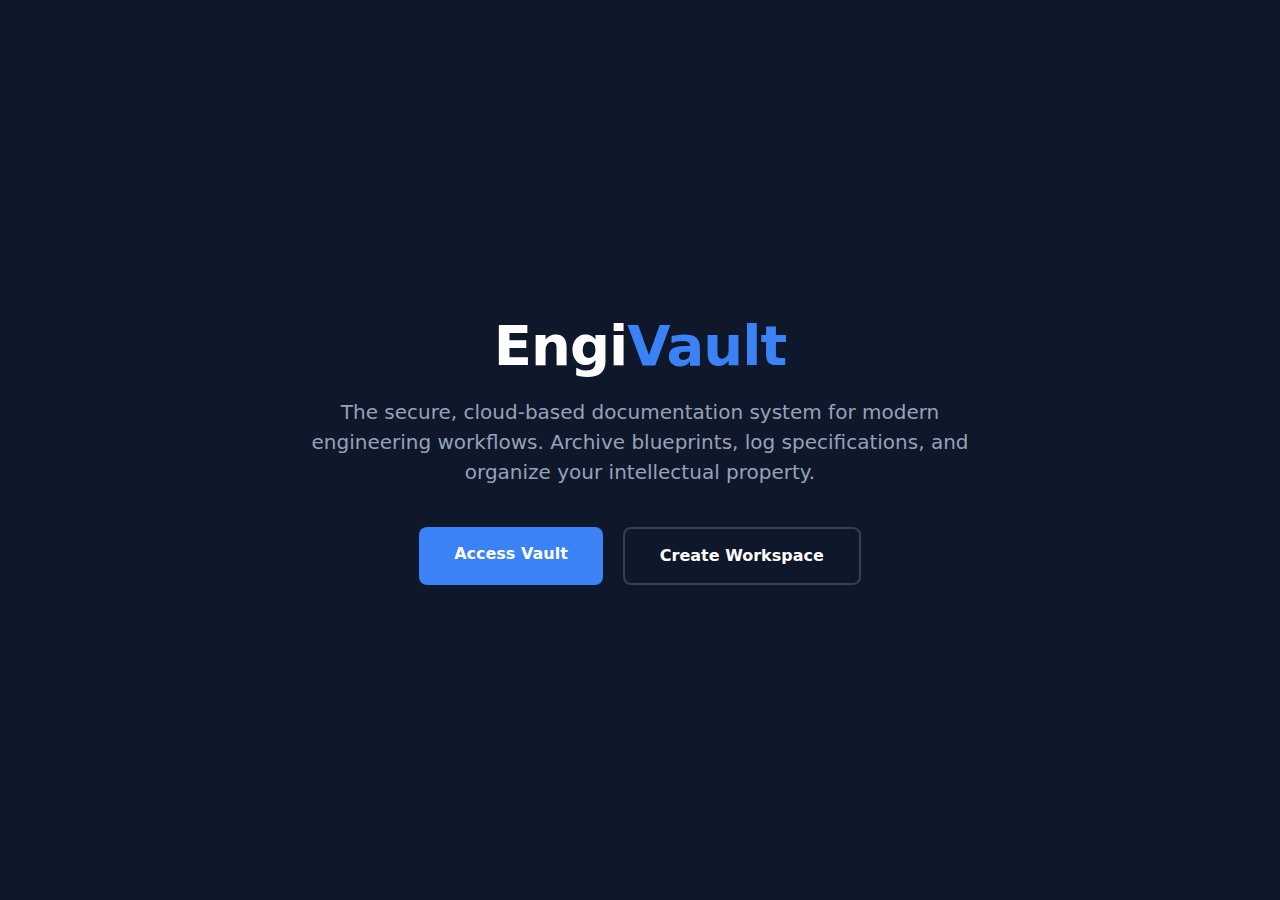
<file: frontend/index.html>
<!DOCTYPE html>
<html lang="en">

<head>
  <meta charset="UTF-8">
  <meta name="viewport" content="width=device-width, initial-scale=1.0">
  <title>EngiVault | Engineering Asset Management</title>
  <link rel="stylesheet" href="./css/style.css">
  <style>
    /* Landing Page Specific Overrides */
    body.landing {
      background: #0f172a;
      display: flex;
      align-items: center;
      justify-content: center;
      min-height: 100vh;
      text-align: center;
      color: white;
      padding: 20px;
    }

    .hero-content {
      max-width: 700px;
    }

    h1 {
      font-size: 3.5rem;
      line-height: 1.1;
      margin-bottom: 20px;
      font-weight: 800;
      letter-spacing: -1px;
    }

    h1 span {
      color: #3b82f6;
    }

    p.sub {
      font-size: 1.25rem;
      color: #94a3b8;
      margin-bottom: 40px;
    }

    .btn-group {
      display: flex;
      gap: 20px;
      justify-content: center;
    }

    .btn-landing {
      padding: 15px 35px;
      border-radius: 8px;
      font-weight: 700;
      text-decoration: none;
      transition: 0.3s;
    }

    .btn-fill {
      background: #3b82f6;
      color: white;
    }

    .btn-fill:hover {
      background: #2563eb;
      transform: translateY(-2px);
      box-shadow: 0 10px 20px rgba(37, 99, 235, 0.3);
    }

    .btn-outline {
      border: 2px solid #334155;
      color: white;
    }

    .btn-outline:hover {
      border-color: white;
    }
  </style>
</head>

<body class="landing">
  <div class="hero-content">
    <h1>Engi<span>Vault</span></h1>
    <p class="sub">The secure, cloud-based documentation system for modern engineering workflows. Archive blueprints,
      log specifications, and organize your intellectual property.</p>

    <div class="btn-group">
      <a href="login.html" class="btn-landing btn-fill">Access Vault</a>
      <a href="register.html" class="btn-landing btn-outline">Create Workspace</a>
    </div>
  </div>
</body>

</html>
</file>
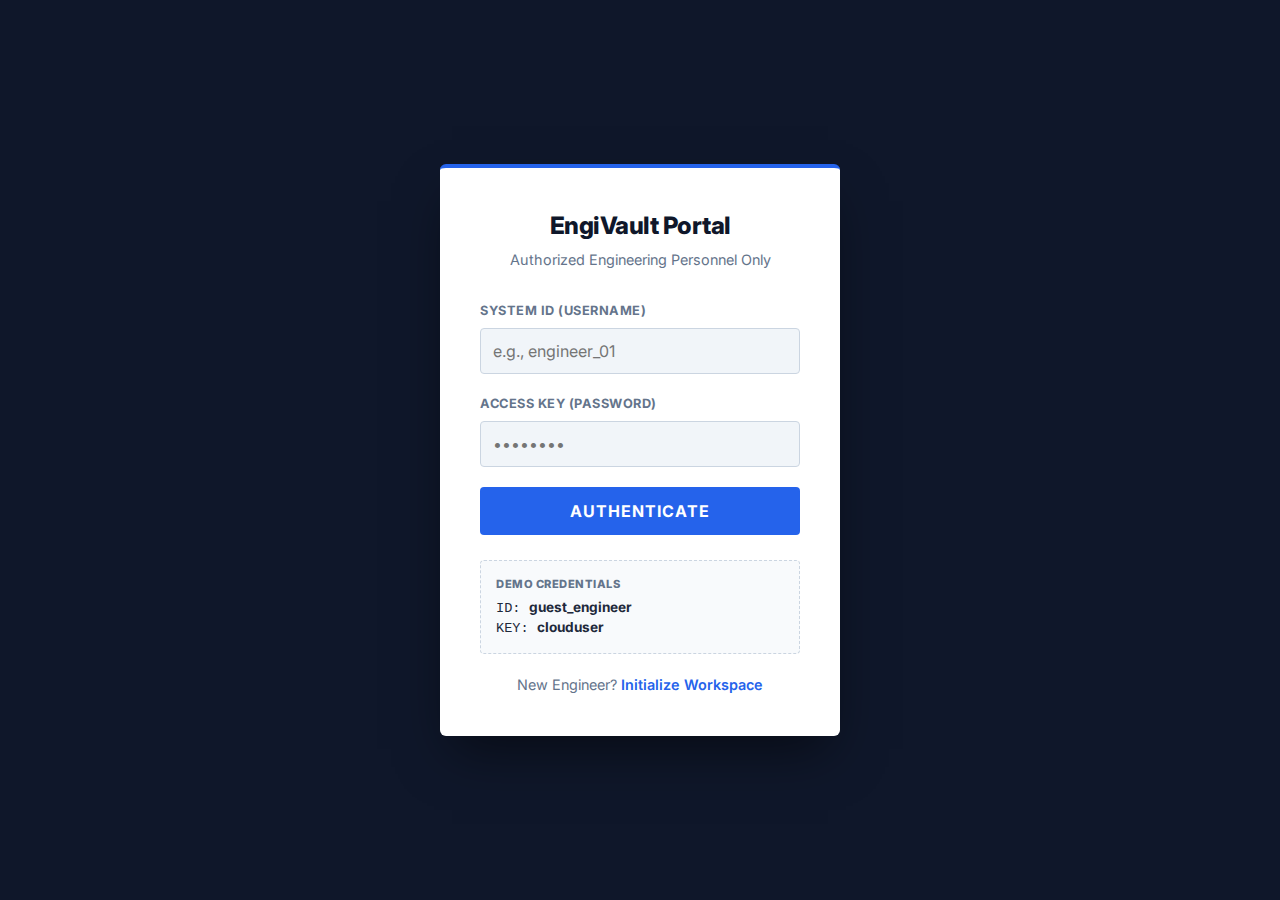
<file: frontend/dashboard.html>
<!DOCTYPE html>
<html lang="en">

<head>
  <meta charset="UTF-8">
  <meta name="viewport" content="width=device-width, initial-scale=1.0">
  <title>EngiVault | Systems</title>
  <link rel="stylesheet" href="./css/style.css">
  <link href="https://fonts.googleapis.com/css2?family=Inter:wght@400;600;800&display=swap" rel="stylesheet">
</head>

<body>

  <nav id="topbar">
    <div class="brand">Engi<span>Vault</span></div>
    <div class="search-bar">
      <input type="text" id="search-input" placeholder="Search System ID or Keyword...">
    </div>
    <button id="logout-btn" class="btn-nav">LOGOUT</button>
  </nav>

  <div class="workspace">

    <div class="metrics-panel">
      <div class="metric-card">
        <div class="metric-label">Active Systems</div>
        <div class="metric-val" id="unit-count">0</div>
      </div>
      <div class="metric-card">
        <div class="metric-label">Server Status</div>
        <div class="metric-val" style="color:#10b981;">ONLINE</div>
      </div>
      <div class="metric-card" style="opacity: 0.7; position: relative; overflow: hidden;">
        <div class="metric-label">Capacity <span class="badge-soon">V2.0</span></div>
        <div style="margin-top: 10px; height: 10px; background: #e2e8f0; border-radius: 5px;">
          <div style="width: 45%; height: 100%; background: #94a3b8; border-radius: 5px;"></div>
        </div>
        <div style="font-size: 0.8rem; margin-top: 5px; color: #94a3b8;">Analytics Module Locked</div>
      </div>
    </div>

    <div
      style="display:flex; gap:10px; margin-bottom:30px; background:white; padding:15px; border-radius:6px; border:1px solid #cbd5e1;">
      <input type="text" id="new-unit-name" placeholder="Initialize New System (e.g., 'SYS-101: Fluid Mechanics')"
        style="flex:1; padding:10px; border:1px solid #e2e8f0; border-radius:4px; font-family:var(--code-font);">
      <button id="add-unit-btn"
        style="background:var(--primary); color:white; border:none; padding:0 25px; border-radius:4px; font-weight:bold; cursor:pointer;">INITIALIZE</button>
    </div>

    <div id="units-list">
      <p style="text-align:center; color:#64748b;">Retrieving engineering data...</p>
    </div>
  </div>

  <div id="toast"></div>

  <script type="module" src="js/dashboard.js"></script>
</body>

</html>
</file>
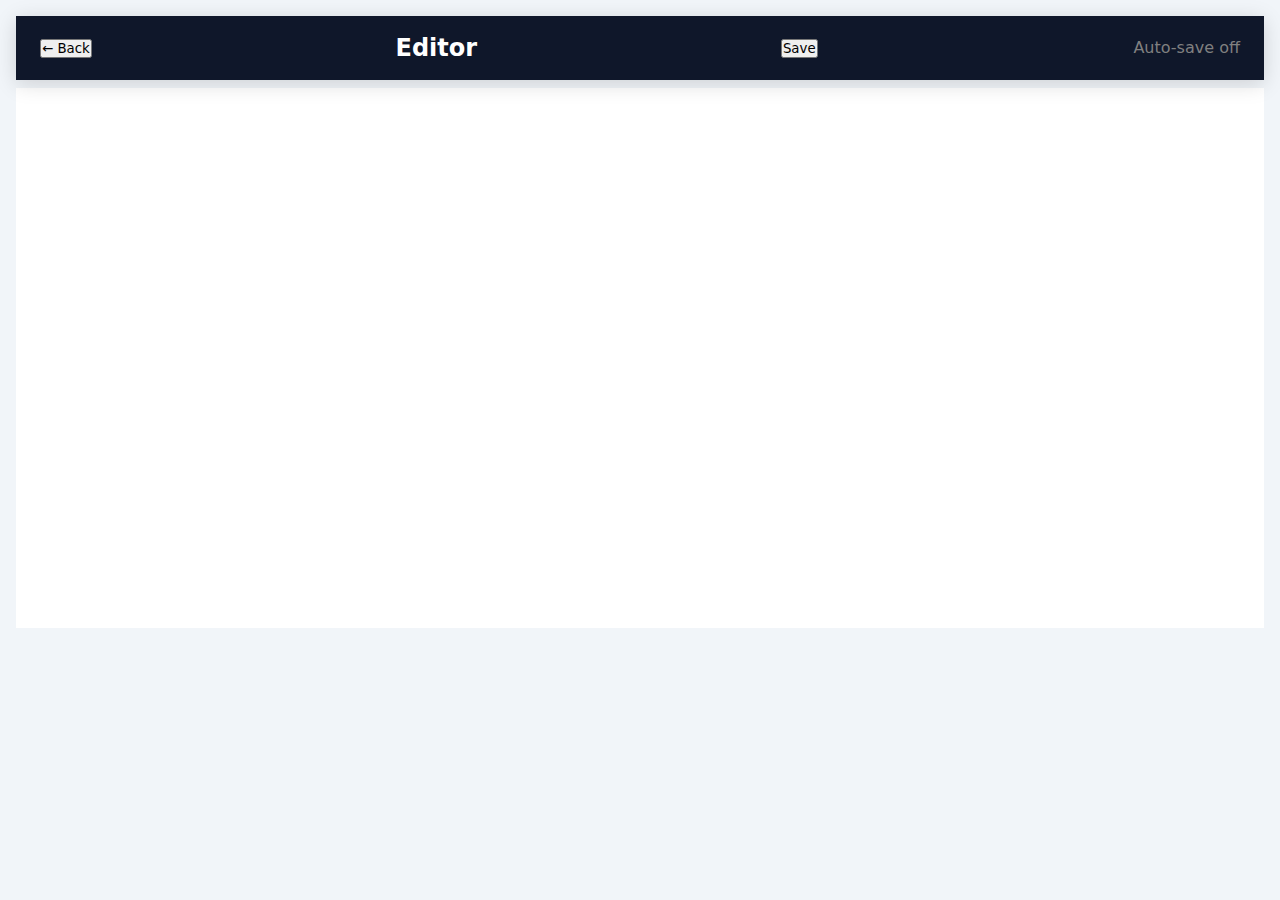
<file: frontend/editor.html>
<!doctype html>
<html>

<head>
  <meta charset="utf-8" />
  <meta name="viewport" content="width=device-width, initial-scale=1.0">
  <title>Editor</title>
  <link rel="stylesheet" href="./css/style.css">

  <link href="https://cdn.quilljs.com/1.3.6/quill.snow.css" rel="stylesheet">
  <style>
    body {
      font-family: system-ui, Arial;
      padding: 16px;
    }

    #topbar {
      display: flex;
      align-items: center;
      gap: 12px;
      margin-bottom: 8px;
      flex-wrap: wrap;
    }

    #toolbar {
      margin-bottom: 8px;
    }

    #editor {
      height: 60vh;
      background: #fff;
    }

    #toast {
      position: fixed;
      bottom: 20px;
      right: 20px;
      background: #333;
      color: white;
      padding: 10px 16px;
      border-radius: 6px;
      display: none;
      font-size: 14px;
      z-index: 9999;
      box-shadow: 0 2px 8px rgba(0, 0, 0, 0.3);
    }
  </style>
</head>

<body>
  <div id="topbar">
    <button id="back-btn">← Back</button>
    <h2 id="sub-title">Editor</h2>
    <button id="save-btn">Save</button>
    <span id="save-status" style="margin-left:12px;color:gray">Auto-save off</span>
  </div>

  <div id="toolbar"></div>
  <div id="editor"></div>
  <div id="toast">Saved ✓</div>

  <script src="https://cdn.quilljs.com/1.3.6/quill.min.js"></script>
  <script type="module" src="./js/editor.js"></script>
</body>

</html>
</file>
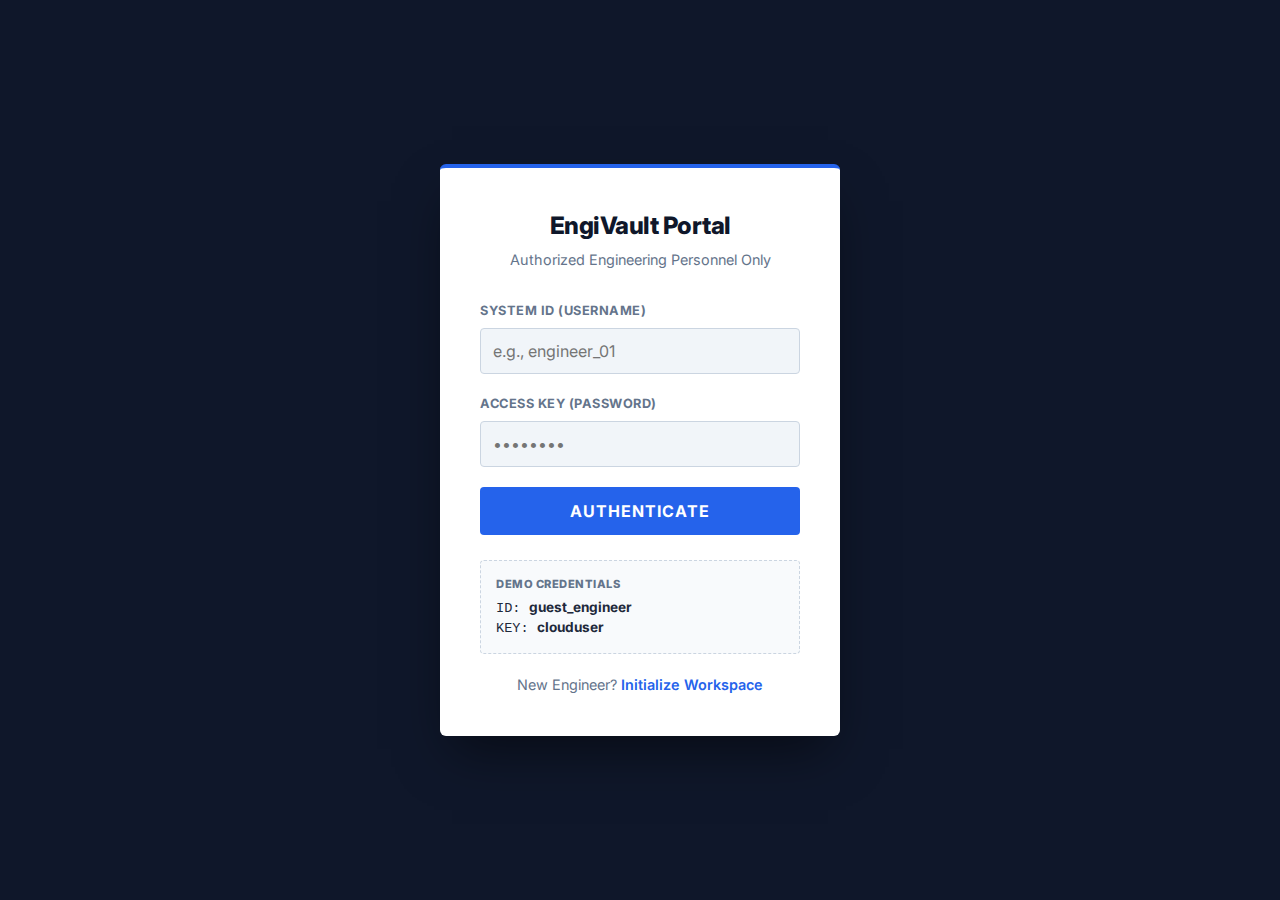
<file: frontend/login.html>
<!DOCTYPE html>
<html lang="en">

<head>
  <meta charset="UTF-8">
  <meta name="viewport" content="width=device-width, initial-scale=1.0">
  <title>EngiVault | Secure Login</title>
  <link rel="stylesheet" href="./css/style.css">
  <link href="https://fonts.googleapis.com/css2?family=Inter:wght@400;600;800&display=swap" rel="stylesheet">
</head>

<body class="auth-mode">

  <div class="auth-card">
    <div class="auth-header">
      <div class="auth-title">EngiVault Portal</div>
      <div class="auth-subtitle">Authorized Engineering Personnel Only</div>
    </div>

    <div id="status-terminal" class="hidden"
      style="margin-bottom: 20px; padding: 12px; border-radius: 4px; font-size: 0.85rem; text-align: left; border-left: 4px solid #3b82f6; background: #f0f7ff; color: #1e40af;">
      <div
        style="font-weight: 800; text-transform: uppercase; font-size: 0.65rem; margin-bottom: 4px; letter-spacing: 1px;">
        System Status</div>
      <div id="status-text" style="font-family: 'Courier New', monospace;">Initializing secure handshake...</div>
    </div>

    <form id="login-form">
      <div class="form-group">
        <label>System ID (Username)</label>
        <input type="text" id="username" placeholder="e.g., engineer_01" required>
      </div>

      <div class="form-group">
        <label>Access Key (Password)</label>
        <input type="password" id="password" placeholder="••••••••" required>
      </div>

      <button type="submit" id="login-btn" class="btn-auth">Authenticate</button>
    </form>

    <div
      style="margin-top: 25px; padding: 15px; background: #f8fafc; border: 1px dashed #cbd5e1; border-radius: 4px; text-align: left;">
      <div
        style="font-size: 0.7rem; font-weight: 800; color: #64748b; text-transform: uppercase; margin-bottom: 5px; letter-spacing: 0.5px;">
        Demo Credentials
      </div>
      <div style="font-size: 0.85rem; font-family: 'Courier New', monospace; color: #1e293b; line-height: 1.4;">
        ID: <strong>guest_engineer</strong><br>
        KEY: <strong>clouduser</strong>
      </div>
    </div>

    <div class="auth-footer">
      New Engineer? <a href="register.html">Initialize Workspace</a>
    </div>
  </div>

  <script type="module" src="js/login.js"></script>
</body>

</html>
</file>
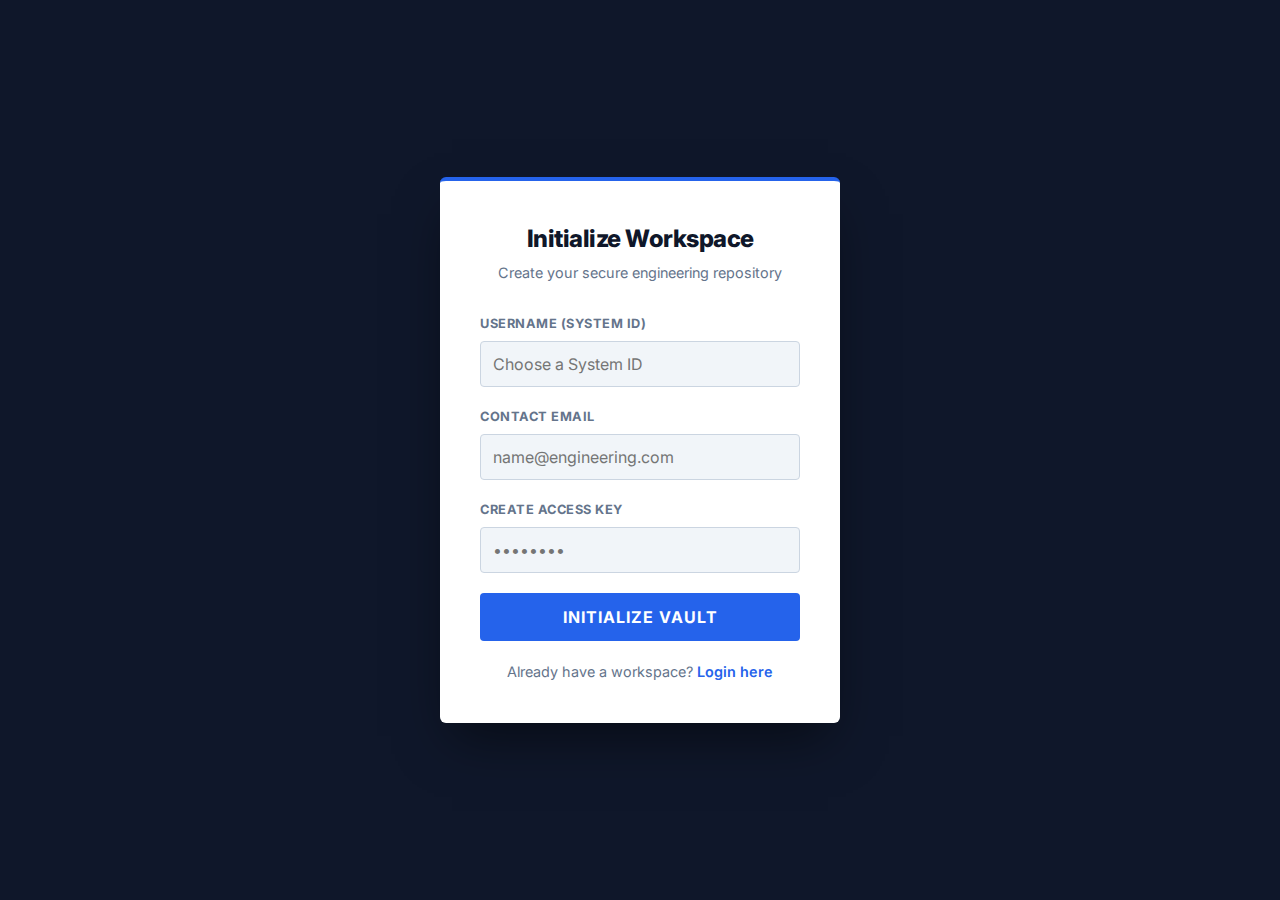
<file: frontend/register.html>
<!DOCTYPE html>
<html lang="en">

<head>
  <meta charset="UTF-8">
  <meta name="viewport" content="width=device-width, initial-scale=1.0">
  <title>EngiVault | Initialize</title>
  <link rel="stylesheet" href="./css/style.css">
  <link href="https://fonts.googleapis.com/css2?family=Inter:wght@400;600;800&display=swap" rel="stylesheet">
</head>

<body class="auth-mode">

  <div class="auth-card">
    <div class="auth-header">
      <div class="auth-title">Initialize Workspace</div>
      <div class="auth-subtitle">Create your secure engineering repository</div>
    </div>

    <div id="status-terminal" class="hidden"
      style="margin-bottom: 20px; padding: 12px; border-radius: 4px; font-size: 0.85rem; text-align: left; border-left: 4px solid #3b82f6; background: #f0f7ff; color: #1e40af;">
      <div
        style="font-weight: 800; text-transform: uppercase; font-size: 0.65rem; margin-bottom: 4px; letter-spacing: 1px;">
        System Status</div>
      <div id="status-text" style="font-family: 'Courier New', monospace;">Preparing workspace environment...</div>
    </div>

    <form id="register-form">
      <div class="form-group">
        <label>Username (System ID)</label>
        <input type="text" id="username" placeholder="Choose a System ID" required>
      </div>

      <div class="form-group">
        <label>Contact Email</label>
        <input type="email" id="email" placeholder="name@engineering.com" required>
      </div>

      <div class="form-group">
        <label>Create Access Key</label>
        <input type="password" id="password" placeholder="••••••••" required>
      </div>

      <button type="submit" id="reg-btn" class="btn-auth">Initialize Vault</button>
    </form>

    <div class="auth-footer">
      Already have a workspace? <a href="login.html">Login here</a>
    </div>
  </div>

  <script type="module" src="js/auth.js"></script>
</body>

</html>
</file>
<file: frontend/css/style.css>
/* ========================================= */
/* 1. ENGINEERING THEME VARIABLES            */
/* ========================================= */
:root {
  --bg-app: #f1f5f9;
  /* Light Concrete */
  --bg-panel: #ffffff;
  --primary: #0f172a;
  /* Engineering Black/Slate */
  --accent: #2563eb;
  /* Blueprint Blue */
  --border: #cbd5e1;
  --text-main: #334155;
  --text-light: #64748b;
  --code-font: 'Courier New', Courier, monospace;
  /* For IDs */
  --shadow-card: 0 4px 6px -1px rgba(0, 0, 0, 0.1), 0 2px 4px -1px rgba(0, 0, 0, 0.06);
}

* {
  box-sizing: border-box;
  margin: 0;
  padding: 0;
  font-family: 'Inter', system-ui, sans-serif;
}

body {
  background-color: var(--bg-app);
  color: var(--text-main);
  line-height: 1.5;
}

/* ========================================= */
/* 2. NAVIGATION (The Command Bar)           */
/* ========================================= */
#topbar {
  background: var(--primary);
  color: white;
  height: 64px;
  display: flex;
  align-items: center;
  justify-content: space-between;
  padding: 0 24px;
  position: sticky;
  top: 0;
  z-index: 100;
  box-shadow: 0 4px 20px rgba(0, 0, 0, 0.15);
}

.brand {
  font-size: 1.25rem;
  font-weight: 700;
  letter-spacing: 1px;
  text-transform: uppercase;
  display: flex;
  align-items: center;
  gap: 10px;
}

.brand span {
  color: #60a5fa;
}

/* Lighter blue accent */

.search-bar input {
  background: rgba(255, 255, 255, 0.1);
  border: 1px solid rgba(255, 255, 255, 0.2);
  color: white;
  padding: 8px 16px;
  border-radius: 4px;
  width: 300px;
  font-family: var(--code-font);
  font-size: 0.9rem;
  transition: 0.2s;
}

.search-bar input:focus {
  background: rgba(255, 255, 255, 0.2);
  outline: none;
  width: 350px;
}

.btn-nav {
  background: transparent;
  border: 1px solid rgba(255, 255, 255, 0.3);
  color: white;
  padding: 6px 12px;
  border-radius: 4px;
  cursor: pointer;
  font-size: 0.8rem;
  font-weight: 600;
}

.btn-nav:hover {
  background: rgba(255, 255, 255, 0.1);
}

/* ========================================= */
/* 3. DASHBOARD (The Project Grid)           */
/* ========================================= */
.workspace {
  max-width: 1200px;
  margin: 30px auto;
  padding: 0 20px;
}

.metrics-panel {
  display: grid;
  grid-template-columns: repeat(auto-fit, minmax(200px, 1fr));
  gap: 20px;
  margin-bottom: 30px;
}

.metric-card {
  background: var(--bg-panel);
  padding: 20px;
  border-left: 4px solid var(--accent);
  box-shadow: var(--shadow-card);
  border-radius: 4px;
}

.metric-label {
  font-size: 0.75rem;
  text-transform: uppercase;
  letter-spacing: 1px;
  color: var(--text-light);
  font-weight: 700;
}

.metric-val {
  font-size: 1.8rem;
  font-weight: 800;
  color: var(--primary);
  font-family: var(--code-font);
}

/* "Coming Soon" Badge */
.badge-soon {
  background: #fef3c7;
  color: #d97706;
  font-size: 0.7rem;
  padding: 2px 6px;
  border-radius: 4px;
  border: 1px solid #fcd34d;
  font-weight: bold;
  margin-left: 10px;
  vertical-align: middle;
}

/* System/Project Cards */
.system-card {
  background: var(--bg-panel);
  border: 1px solid var(--border);
  border-radius: 6px;
  margin-bottom: 20px;
  overflow: hidden;
  transition: 0.2s;
}

.system-card:hover {
  border-color: var(--accent);
  transform: translateY(-2px);
  box-shadow: var(--shadow-card);
}

.system-header {
  padding: 20px;
  display: flex;
  justify-content: space-between;
  align-items: center;
  background: linear-gradient(to right, #ffffff, #f8fafc);
  cursor: pointer;
}

.system-info {
  display: flex;
  flex-direction: column;
}

.system-id {
  font-family: var(--code-font);
  font-size: 0.8rem;
  color: var(--text-light);
  margin-bottom: 4px;
}

.system-title {
  font-size: 1.1rem;
  font-weight: 700;
  color: var(--primary);
}

.system-body {
  display: none;
  padding: 20px;
  border-top: 1px solid var(--border);
  background: #f8fafc;
}

.system-card.open .system-body {
  display: block;
}

/* Specification Items (Subtopics) */
.spec-item {
  background: white;
  border: 1px solid var(--border);
  padding: 16px;
  margin-bottom: 12px;
  border-radius: 4px;
  display: flex;
  flex-direction: column;
  gap: 10px;
}

.spec-header {
  display: flex;
  justify-content: space-between;
  align-items: center;
  border-bottom: 1px dashed var(--border);
  padding-bottom: 8px;
}

.spec-title {
  font-weight: 600;
  color: var(--primary);
}

/* THE EDITOR BUTTON - REDESIGNED */
.btn-launch-editor {
  display: flex;
  align-items: center;
  justify-content: space-between;
  background: var(--primary);
  color: white;
  padding: 12px 16px;
  border-radius: 4px;
  text-decoration: none;
  font-weight: 600;
  font-size: 0.9rem;
  transition: 0.2s;
  border-left: 4px solid #60a5fa;
}

.btn-launch-editor:hover {
  background: #1e293b;
  padding-left: 20px;
}

/* File List */
.file-list {
  margin-top: 10px;
  font-size: 0.85rem;
}

.file-item {
  display: flex;
  justify-content: space-between;
  padding: 6px;
  background: #f1f5f9;
  margin-top: 4px;
  border-radius: 4px;
}

.file-link {
  color: var(--accent);
  text-decoration: none;
  font-family: var(--code-font);
}

/* ========================================= */
/* 5. UTILS                                  */
/* ========================================= */
.icon-btn {
  border: none;
  background: none;
  cursor: pointer;
  opacity: 0.6;
  transition: 0.2s;
  font-size: 1.1rem;
}

.icon-btn:hover {
  opacity: 1;
  transform: scale(1.1);
}

#toast {
  position: fixed;
  bottom: 30px;
  right: 30px;
  background: var(--primary);
  color: white;
  padding: 12px 24px;
  border-radius: 4px;
  box-shadow: 0 10px 20px rgba(0, 0, 0, 0.2);
  z-index: 999;
  display: none;
  border-left: 4px solid var(--accent);
  font-weight: 600;
}

.hidden {
  display: none;
}

/* ========================================= */
/* 6. MOBILE OPTIMIZATION (The Polish)       */
/* ========================================= */
@media (max-width: 768px) {

  /* Stack the Navigation Bar */
  #topbar {
    height: auto;
    flex-direction: column;
    padding: 15px;
    gap: 12px;
  }

  /* Make Search Bar Full Width */
  .search-bar {
    width: 100%;
  }

  .search-bar input {
    width: 100%;
  }

  /* Stack the Metrics Cards (1 column instead of 3) */
  .metrics-panel {
    grid-template-columns: 1fr;
  }

  /* Make the System Cards touch-friendly */
  .system-header {
    padding: 15px;
  }

  /* Editor Page on Mobile */
  .drafting-board {
    margin: 0;
    width: 100%;
    min-height: 100vh;
    border-radius: 0;
    /* Full screen, no corners */
  }

  .doc-header {
    flex-direction: column;
    align-items: flex-start;
    gap: 15px;
  }

  .doc-actions {
    width: 100%;
    display: flex;
    justify-content: space-between;
  }

  /* Fix Quill Toolbar on Mobile */
  .ql-toolbar {
    flex-wrap: wrap;
    /* Allow buttons to wrap to next line */
  }
}

/* ========================================= */
/* 7. AUTH PAGES (Login & Register)          */
/* ========================================= */
body.auth-mode {
  background-color: var(--primary);
  /* Dark Engineering Slate */
  display: flex;
  align-items: center;
  justify-content: center;
  min-height: 100vh;
  padding: 20px;
}

.auth-card {
  background: white;
  width: 100%;
  max-width: 400px;
  padding: 40px;
  border-radius: 6px;
  /* Slightly sharp corners */
  box-shadow: 0 25px 50px -12px rgba(0, 0, 0, 0.5);
  /* Deep shadow */
  border-top: 4px solid var(--accent);
  /* Blue accent line at top */
}

.auth-header {
  text-align: center;
  margin-bottom: 30px;
}

.auth-title {
  font-size: 1.5rem;
  font-weight: 800;
  color: var(--primary);
  letter-spacing: -0.5px;
}

.auth-subtitle {
  color: var(--text-light);
  font-size: 0.9rem;
  margin-top: 5px;
}

.form-group {
  margin-bottom: 20px;
}

.form-group label {
  display: block;
  font-size: 0.8rem;
  font-weight: 700;
  text-transform: uppercase;
  color: var(--text-light);
  margin-bottom: 8px;
  letter-spacing: 0.5px;
}

.form-group input {
  width: 100%;
  padding: 12px;
  background: var(--bg-app);
  border: 1px solid var(--border);
  border-radius: 4px;
  font-size: 1rem;
  color: var(--primary);
  transition: 0.2s;
}

.form-group input:focus {
  background: white;
  border-color: var(--accent);
  outline: none;
  box-shadow: 0 0 0 3px rgba(37, 99, 235, 0.1);
}

.btn-auth {
  width: 100%;
  padding: 14px;
  background: var(--accent);
  color: white;
  border: none;
  border-radius: 4px;
  font-size: 1rem;
  font-weight: 700;
  cursor: pointer;
  transition: 0.2s;
  text-transform: uppercase;
  letter-spacing: 1px;
}

.btn-auth:hover {
  background: var(--primary);
}

.btn-auth:disabled {
  background: var(--text-light);
  cursor: not-allowed;
}

.auth-footer {
  text-align: center;
  margin-top: 20px;
  font-size: 0.9rem;
  color: var(--text-light);
}

.auth-footer a {
  color: var(--accent);
  text-decoration: none;
  font-weight: 600;
}

.auth-footer a:hover {
  text-decoration: underline;
}

.hidden {
  display: none !important;
}
</file>
